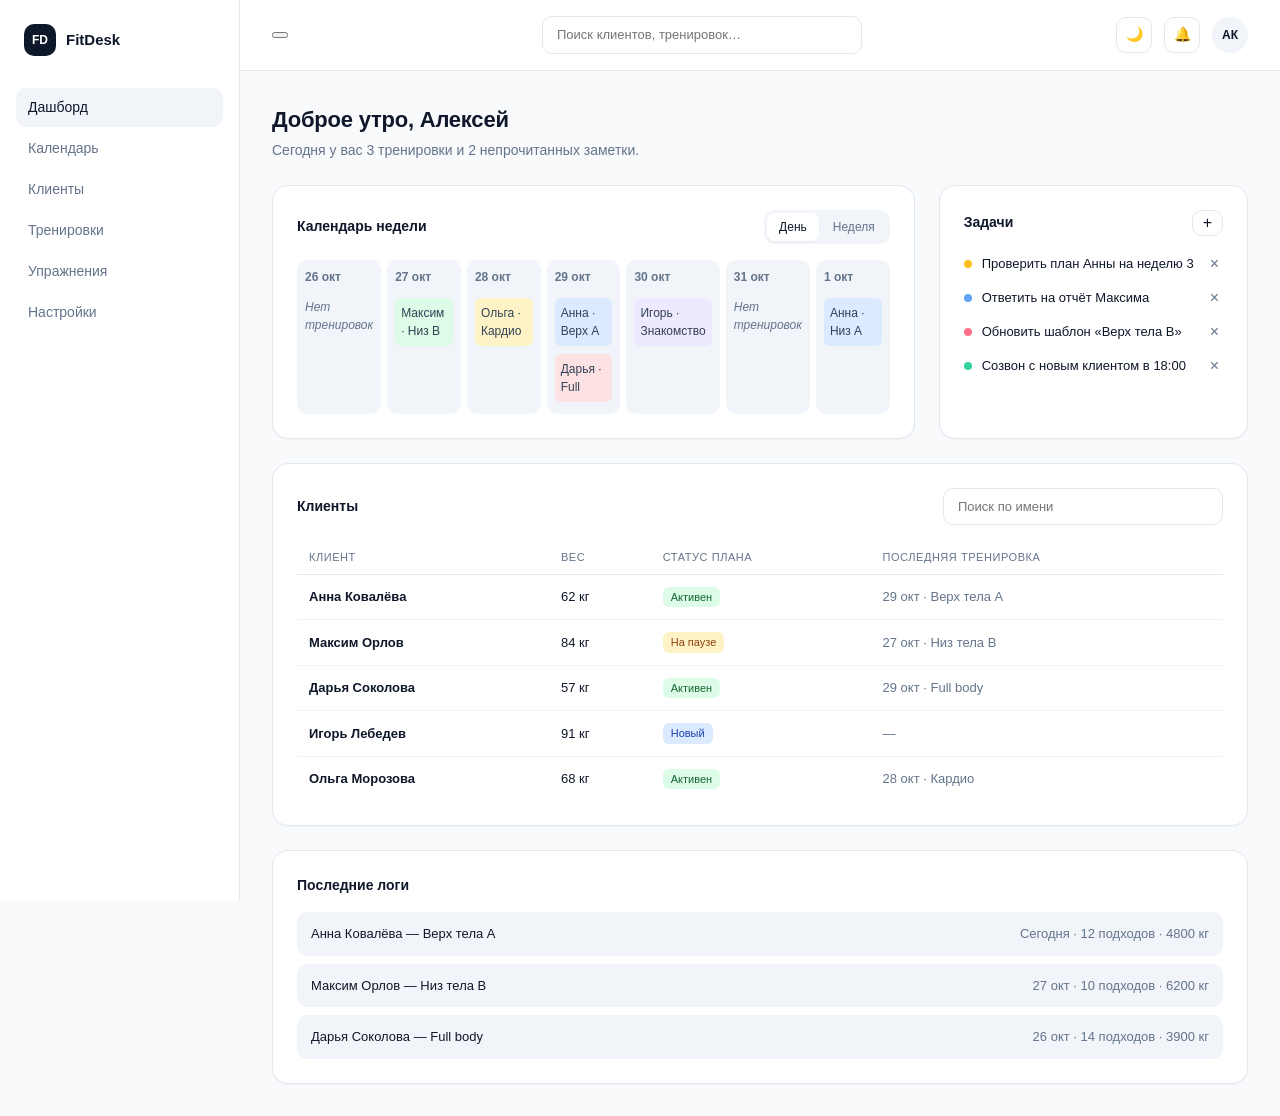
<file: index.html>
<!DOCTYPE html>
<html lang="ru">
<head>
  <meta charset="UTF-8" />
  <meta name="viewport" content="width=device-width, initial-scale=1.0, maximum-scale=1.0, user-scalable=no" />
  <title>FitDesk — Дашборд тренера</title>
  <script>
    (function() {
      const s = JSON.parse(localStorage.getItem("fitSettings"));
      if (s && s[0]) document.documentElement.classList.add("dark-theme");
    })();
  </script>
  <link rel="stylesheet" href="css/styles.css" />
</head>
<body>
  <div class="app">
    <aside class="sidebar">
      <div class="brand"><div class="brand-logo">FD</div><span class="brand-name">FitDesk</span></div>
      <nav class="nav">
        <a class="nav-item is-active" href="index.html">Дашборд</a>
        <a class="nav-item" href="calendar.html">Календарь</a>
        <a class="nav-item" href="clients.html">Клиенты</a>
        <a class="nav-item" href="workout.html">Тренировки</a>
        <a class="nav-item" href="exercises.html">Упражнения</a>
        <a class="nav-item" href="settings.html">Настройки</a>
      </nav>
    </aside>

    <main class="main">
      <header class="topbar">
        <div class="search-wrapper">
          <input type="text" id="globalSearch" class="input" placeholder="Поиск клиентов, тренировок…" style="width: 100%;" autocomplete="off" />
          <div id="searchResults" class="search-results"></div>
        </div>
        <div class="topbar-right">
          <button class="icon-btn" id="themeToggle" title="Переключить тему">🌙</button>
          <button class="icon-btn" aria-label="Уведомления">🔔</button>
          <div class="avatar">АК</div>
        </div>
      </header>

      <section class="page">
        <div class="page-head">
          <h1>Доброе утро, Алексей</h1>
          <p class="muted">Сегодня у вас 3 тренировки и 2 непрочитанных заметки.</p>
        </div>

        <div class="grid grid-12">
          <div class="card span-8">
            <div class="card-head">
              <h2>Календарь недели</h2>
              <div class="seg">
                <button class="seg-btn is-active">День</button>
                <button class="seg-btn">Неделя</button>
              </div>
            </div>
            <div id="calendar" class="calendar"></div>
          </div>

          <div class="card span-4">
            <div class="card-head">
              <h2>Задачи</h2>
              <button class="btn" id="addTaskBtn" style="padding: 4px 10px; font-size: 16px; line-height: 1;">+</button>
            </div>
            <ul class="task-list" id="taskList"></ul>
          </div>
        </div>

        <div class="card">
          <div class="card-head">
            <h2>Клиенты</h2>
            <input class="input" id="clientSearch" placeholder="Поиск по имени" />
          </div>
          <!-- ИСПРАВЛЕНО: Таблица теперь внутри карточки и обернута для скролла -->
          <div class="table-wrapper">
            <table class="table" id="clientsTable">
              <thead>
                <tr>
                  <th>Клиент</th>
                  <th>Вес</th>
                  <th>Статус плана</th>
                  <th>Последняя тренировка</th>
                </tr>
              </thead>
              <tbody></tbody>
            </table>
          </div>
        </div>

        <div class="card">
          <div class="card-head"><h2>Последние логи</h2></div>
          <ul class="log-list" id="logList"></ul>
        </div>
      </section>
    </main>
  </div>
  
  <!-- ИСПРАВЛЕНО: правильный путь к mobile-menu.js -->
  <script src="js/data.js"></script>
  <script src="js/ui.js"></script>
  <script src="js/dashboard.js"></script>
  <script src="js/mobile-menu.js"></script>
</body>
</html>
</file>
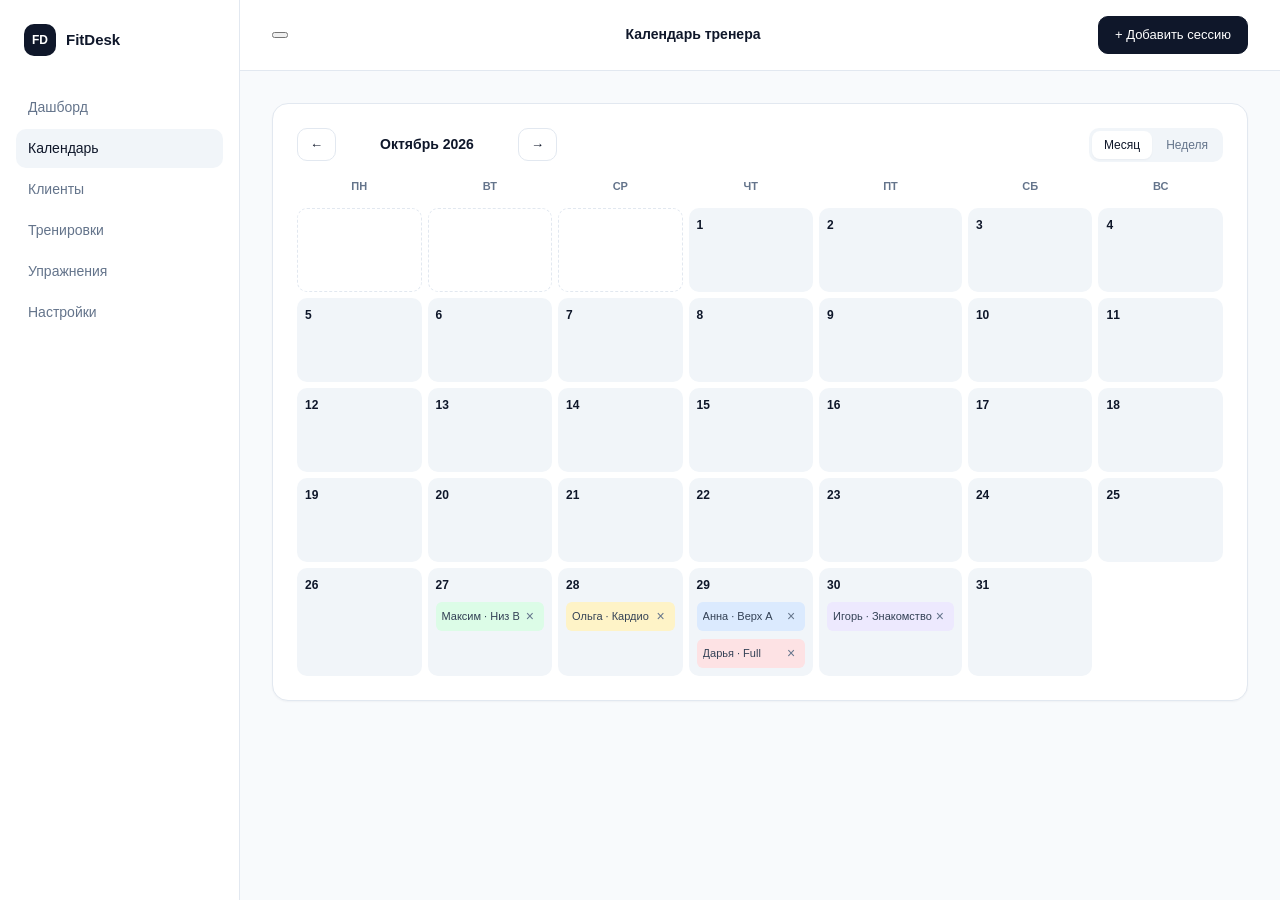
<file: calendar.html>
<!DOCTYPE html>
<html lang="ru">
<head>
  <meta charset="UTF-8" />
  <meta name="viewport" content="width=device-width, initial-scale=1.0, maximum-scale=1.0, user-scalable=no" />
  <title>FitDesk — Календарь</title>
  <script>
    (function() {
      const s = JSON.parse(localStorage.getItem("fitSettings"));
      if (s && s[0]) document.documentElement.classList.add("dark-theme");
    })();
  </script>
  <link rel="stylesheet" href="css/styles.css" />
</head>
<body>
  <div class="app">
    <aside class="sidebar">
      <div class="brand"><div class="brand-logo">FD</div><span class="brand-name">FitDesk</span></div>
      <nav class="nav">
        <a class="nav-item" href="index.html">Дашборд</a>
        <a class="nav-item is-active" href="calendar.html">Календарь</a>
        <a class="nav-item" href="clients.html">Клиенты</a>
        <a class="nav-item" href="workout.html">Тренировки</a>
        <a class="nav-item" href="exercises.html">Упражнения</a>
        <a class="nav-item" href="settings.html">Настройки</a>
      </nav>
    </aside>

    <main class="main">
      <header class="topbar">
        <h2>Календарь тренера</h2>
        <div class="topbar-right">
          <button class="btn btn-primary" id="addSessionBtn">+ Добавить сессию</button>
        </div>
      </header>

      <section class="page">
        <div class="card">
          <div class="card-head">
            <div style="display:flex; align-items:center; gap:16px;">
              <button class="btn" id="prevMonthBtn" style="padding: 6px 12px;">&larr;</button>
              <h2 id="calendarMonthTitle" style="min-width: 150px; text-align: center;">Октябрь 2026</h2>
              <button class="btn" id="nextMonthBtn" style="padding: 6px 12px;">&rarr;</button>
            </div>
            
            <div class="seg" id="viewToggle">
              <button class="seg-btn is-active" data-view="month">Месяц</button>
              <button class="seg-btn" data-view="week">Неделя</button>
            </div>
          </div>
          <div id="calendarContainer"></div>
        </div>
      </section>
    </main>
  </div>
  <!-- ИСПРАВЛЕНО: правильный путь -->
  <script src="js/ui.js"></script>
  <script src="js/data.js"></script>
  <script src="js/calendar.js"></script>
  <script src="js/mobile-menu.js"></script>
</body>
</html>
</file>
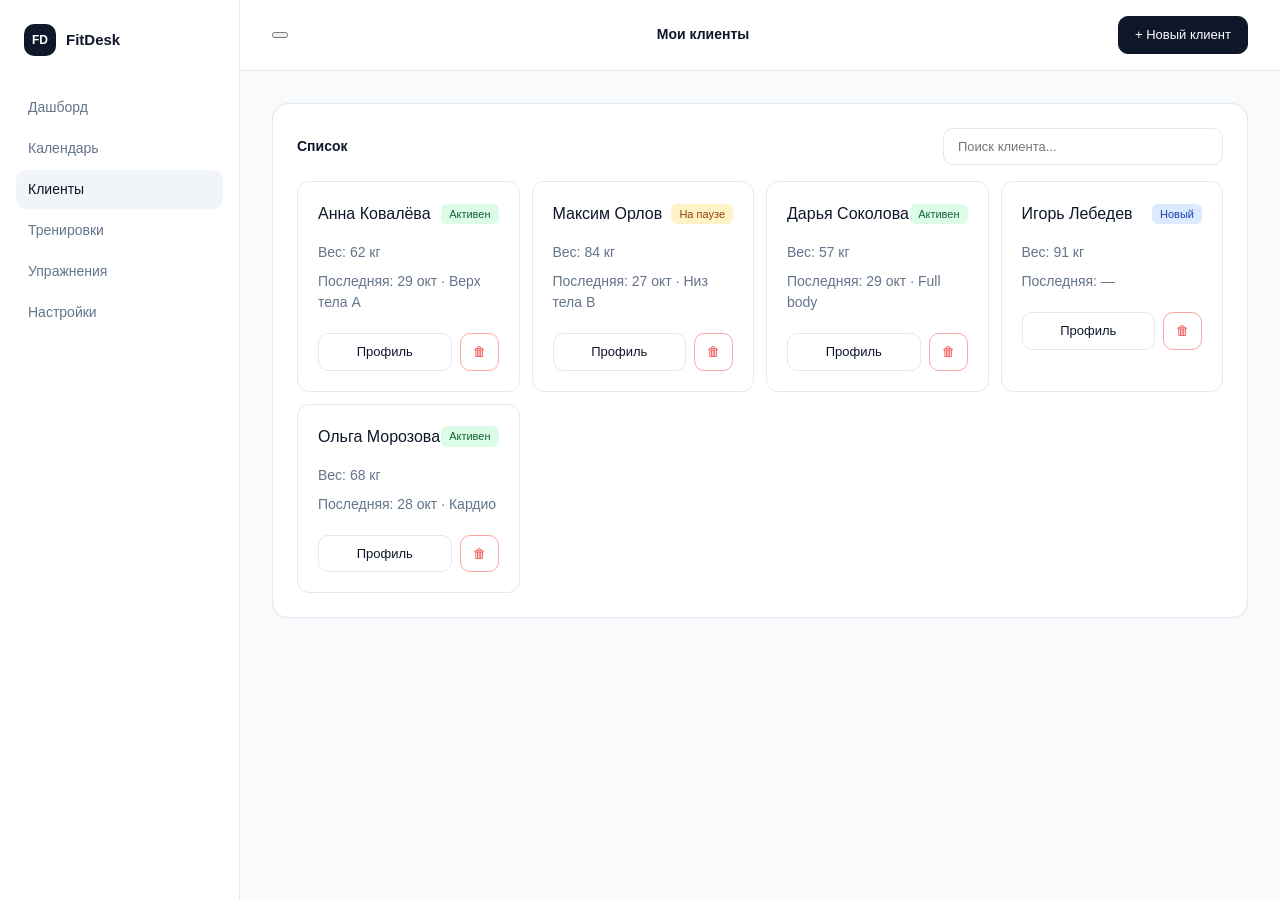
<file: clients.html>
<!DOCTYPE html>
<html lang="ru">
<head>
  <meta charset="UTF-8" />
  <meta name="viewport" content="width=device-width, initial-scale=1.0, maximum-scale=1.0, user-scalable=no" />
  <title>FitDesk — Клиенты</title>
  <script>
    (function() {
      const s = JSON.parse(localStorage.getItem("fitSettings"));
      if (s && s[0]) document.documentElement.classList.add("dark-theme");
    })();
  </script>
  <link rel="stylesheet" href="css/styles.css" />
</head>
<body>
  <div class="app">
    <aside class="sidebar">
      <div class="brand"><div class="brand-logo">FD</div><span class="brand-name">FitDesk</span></div>
      <nav class="nav">
        <a class="nav-item" href="index.html">Дашборд</a>
        <a class="nav-item" href="calendar.html">Календарь</a>
        <a class="nav-item is-active" href="clients.html">Клиенты</a>
        <a class="nav-item" href="workout.html">Тренировки</a>
        <a class="nav-item" href="exercises.html">Упражнения</a>
        <a class="nav-item" href="settings.html">Настройки</a>
      </nav>
    </aside>

    <main class="main">
      <header class="topbar">
        <h2>Мои клиенты</h2>
        <div class="topbar-right">
          <button class="btn btn-primary">+ Новый клиент</button>
        </div>
      </header>

      <section class="page">
        <div class="card">
          <div class="card-head">
            <h2>Список</h2>
            <input class="input" id="clientPageSearch" placeholder="Поиск клиента..." />
          </div>
          <div id="clientsGrid" class="ex-grid"></div>
        </div>
      </section>
    </main>
  </div>
  <!-- ИСПРАВЛЕНО: правильный путь -->
  <script src="js/ui.js"></script>
  <script src="js/data.js"></script>
  <script src="js/clients.js"></script>
  <script src="js/mobile-menu.js"></script>
</body>
</html>
</file>
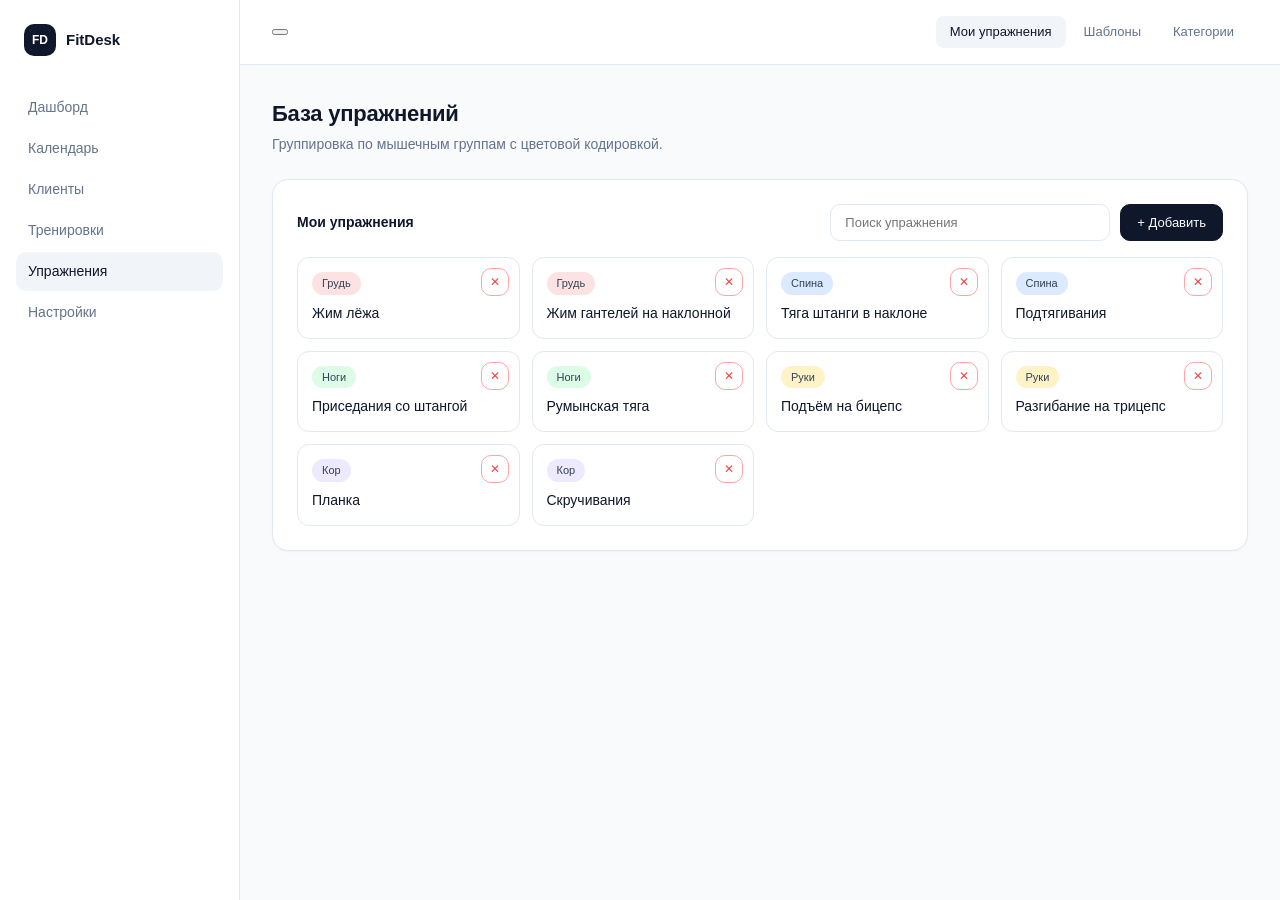
<file: exercises.html>
<!DOCTYPE html>
<html lang="ru">
<head>
  <meta charset="UTF-8" />
  <meta name="viewport" content="width=device-width, initial-scale=1.0, maximum-scale=1.0, user-scalable=no" />
  <title>FitDesk — База упражнений</title>
  <script>
    (function() {
      const s = JSON.parse(localStorage.getItem("fitSettings"));
      if (s && s[0]) document.documentElement.classList.add("dark-theme");
    })();
  </script>
  <link rel="stylesheet" href="css/styles.css" />
</head>
<body>
  <div class="app">
    <aside class="sidebar">
      <div class="brand"><div class="brand-logo">FD</div><span class="brand-name">FitDesk</span></div>
      <nav class="nav">
        <a class="nav-item" href="index.html">Дашборд</a>
        <a class="nav-item" href="calendar.html">Календарь</a>
        <a class="nav-item" href="clients.html">Клиенты</a>
        <a class="nav-item" href="workout.html">Тренировки</a>
        <a class="nav-item is-active" href="exercises.html">Упражнения</a>
        <a class="nav-item" href="settings.html">Настройки</a>
      </nav>
    </aside>

    <main class="main">
      <header class="topbar">
        <div class="tabs" id="exTabs">
          <button class="tab is-active" data-tab="my">Мои упражнения</button>
          <button class="tab" data-tab="templates">Шаблоны</button>
          <button class="tab" data-tab="categories">Категории</button>
        </div>
      </header>

      <section class="page">
        <div class="page-head">
          <h1>База упражнений</h1>
          <p class="muted">Группировка по мышечным группам с цветовой кодировкой.</p>
        </div>

        <div id="tab-my" class="tab-content">
          <div class="card">
            <div class="card-head">
              <h2>Мои упражнения</h2>
              <div style="display:flex; gap:10px;">
                <input class="input" id="exSearch" placeholder="Поиск упражнения" />
                <button class="btn btn-primary" id="addExBtn">+ Добавить</button>
              </div>
            </div>
            <div id="exList" class="ex-grid"></div>
          </div>
        </div>

        <div id="tab-templates" class="tab-content" style="display: none;">
          <div class="card">
            <div class="card-head">
              <h2>Шаблоны тренировок</h2>
              <button class="btn btn-primary" id="addTemplateBtn">+ Новый шаблон</button>
            </div>
            <div id="templateList" style="display:flex; flex-direction:column; gap:12px;"></div>
          </div>
        </div>

        <div id="tab-categories" class="tab-content" style="display: none;">
          <div class="card">
            <div class="card-head">
              <h2>Категории (мышечные группы)</h2>
              <button class="btn btn-primary" id="addCategoryBtn">+ Новая категория</button>
            </div>
            <div id="catList" style="display:flex; flex-direction:column; gap:10px;"></div>
          </div>
        </div>
      </section>
    </main>
  </div>
  <!-- ИСПРАВЛЕНО: правильный путь -->
  <script src="js/data.js"></script>
  <script src="js/ui.js"></script>
  <script src="js/exercises.js"></script>
  <script src="js/mobile-menu.js"></script>
</body>
</html>
</file>
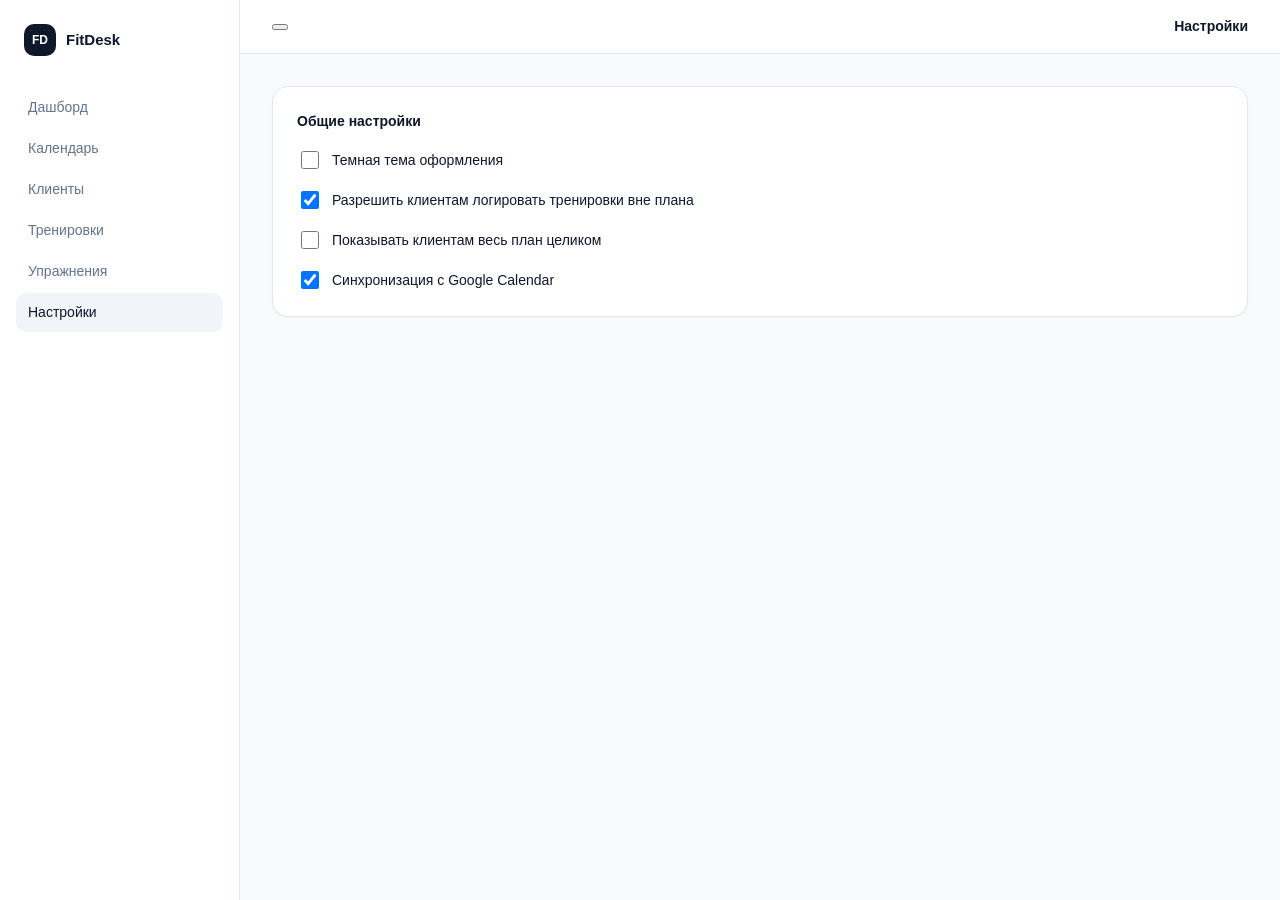
<file: settings.html>
<!DOCTYPE html>
<html lang="ru">
<head>
  <meta charset="UTF-8" />
  <meta name="viewport" content="width=device-width, initial-scale=1.0, maximum-scale=1.0, user-scalable=no" />
  <title>FitDesk — Настройки</title>
  <script>
    (function() {
      const s = JSON.parse(localStorage.getItem("fitSettings"));
      if (s && s[0]) document.documentElement.classList.add("dark-theme");
    })();
  </script>
  <link rel="stylesheet" href="css/styles.css" />
</head>
<body>
  <div class="app">
    <aside class="sidebar">
      <div class="brand"><div class="brand-logo">FD</div><span class="brand-name">FitDesk</span></div>
      <nav class="nav">
        <a class="nav-item" href="index.html">Дашборд</a>
        <a class="nav-item" href="calendar.html">Календарь</a>
        <a class="nav-item" href="clients.html">Клиенты</a>
        <a class="nav-item" href="workout.html">Тренировки</a>
        <a class="nav-item" href="exercises.html">Упражнения</a>
        <a class="nav-item is-active" href="settings.html">Настройки</a>
      </nav>
    </aside>

    <main class="main">
      <header class="topbar">
        <h2>Настройки</h2>
      </header>

      <section class="page">
        <div class="card">
          <div class="card-head"><h2>Общие настройки</h2></div>
          <div style="display:flex; flex-direction:column; gap:16px;">
            <label style="display:flex; align-items:center; gap:10px; font-size:14px; cursor:pointer;">
              <input type="checkbox" style="width:18px; height:18px;" />
              Темная тема оформления
            </label>
            <label style="display:flex; align-items:center; gap:10px; font-size:14px; cursor:pointer;">
              <input type="checkbox" style="width:18px; height:18px;" />
              Разрешить клиентам логировать тренировки вне плана
            </label>
            <label style="display:flex; align-items:center; gap:10px; font-size:14px; cursor:pointer;">
              <input type="checkbox" style="width:18px; height:18px;" />
              Показывать клиентам весь план целиком
            </label>
            <label style="display:flex; align-items:center; gap:10px; font-size:14px; cursor:pointer;">
              <input type="checkbox" style="width:18px; height:18px;" />
              Синхронизация с Google Calendar
            </label>
          </div>
        </div>
      </section>
    </main>
  </div>
  <!-- ИСПРАВЛЕНО: правильный путь -->
  <script src="js/ui.js"></script>
  <script src="js/settings.js"></script>
  <script src="js/mobile-menu.js"></script>
</body>
</html>
</file>
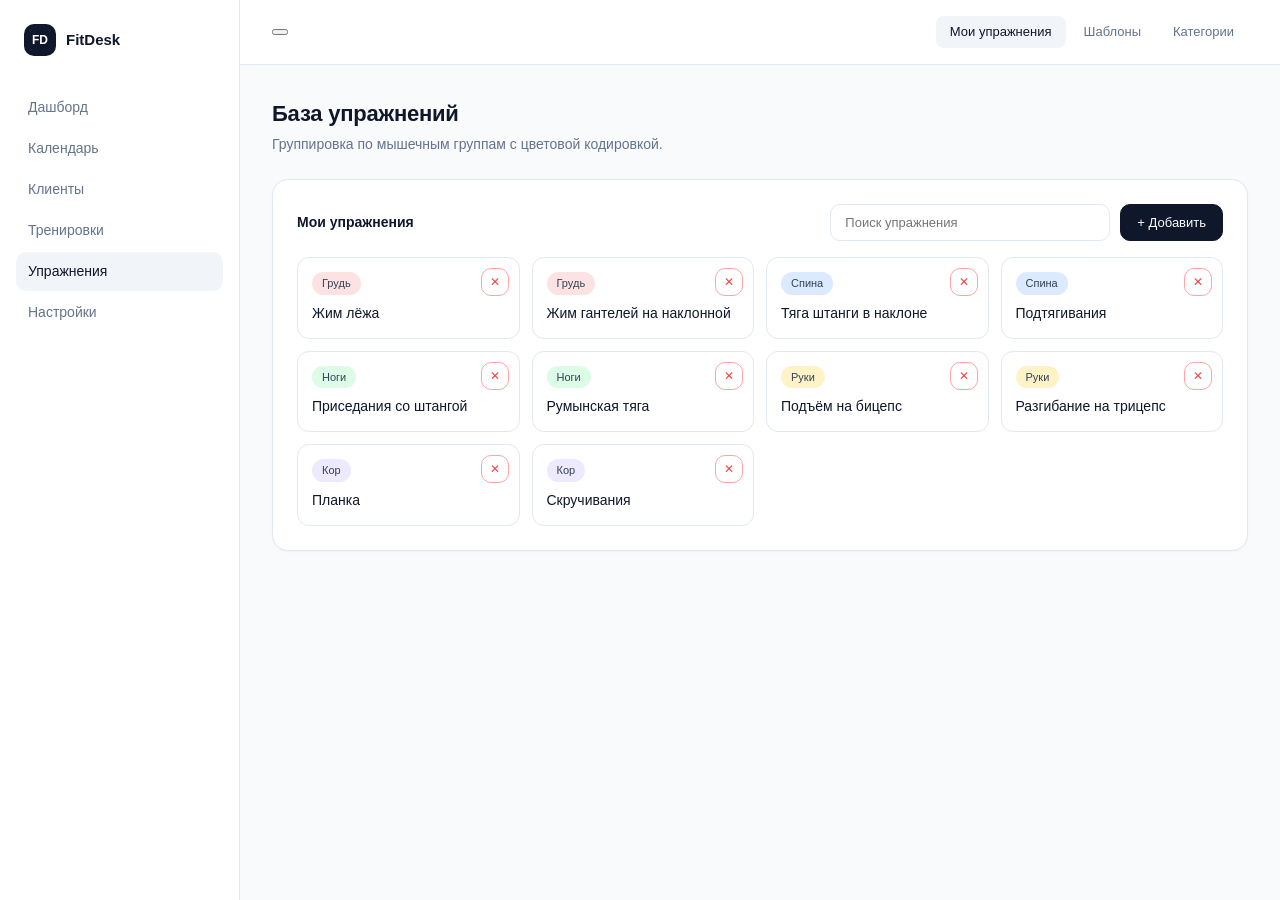
<file: template-editor.html>
<!DOCTYPE html>
<html lang="ru">
<head>
  <meta charset="UTF-8" />
  <meta name="viewport" content="width=device-width, initial-scale=1.0, maximum-scale=1.0, user-scalable=no" />
  <title>FitDesk — Редактор шаблона</title>
  <script>
    (function() {
      const s = JSON.parse(localStorage.getItem("fitSettings"));
      if (s && s[0]) document.documentElement.classList.add("dark-theme");
    })();
  </script>
  <link rel="stylesheet" href="css/styles.css" />
</head>
<body>
  <div class="app">
    <aside class="sidebar">
      <div class="brand"><div class="brand-logo">FD</div><span class="brand-name">FitDesk</span></div>
      <nav class="nav">
        <a class="nav-item" href="index.html">Дашборд</a>
        <a class="nav-item" href="calendar.html">Календарь</a>
        <a class="nav-item" href="clients.html">Клиенты</a>
        <a class="nav-item" href="workout.html">Тренировки</a>
        <a class="nav-item is-active" href="exercises.html">База</a>
        <a class="nav-item" href="settings.html">Настройки</a>
      </nav>
    </aside>

    <main class="main">
      <header class="topbar">
        <div class="breadcrumbs">База / Шаблоны / <span id="breadcrumbTitle">Редактирование</span></div>
        <div class="topbar-right">
          <button class="btn btn-primary" id="saveTemplateBtn">Сохранить шаблон</button>
        </div>
      </header>

      <section class="page">
        <div class="page-head">
          <h1 id="templateTitle">Загрузка...</h1>
          <p class="muted" id="templateDesc">Описание шаблона</p>
        </div>

        <div class="grid grid-12">
          <div class="span-8">
            <div id="exerciseList"></div>
            <button class="btn btn-primary" id="addExToTemplateBtn" style="width:100%; margin-top: 8px;">+ Добавить упражнение из базы</button>
          </div>

          <aside class="span-4">
            <div class="sticky">
              <div class="card">
                <div class="card-head"><h2>Статистика</h2></div>
                <dl class="summary">
                  <div><dt>Подходов</dt><dd id="sumSets">0</dd></div>
                  <div><dt>Упражнений</dt><dd id="sumEx">0</dd></div>
                </dl>
              </div>
            </div>
          </aside>
        </div>
      </section>
    </main>
  </div>
  <!-- ИСПРАВЛЕНО: правильный путь -->
  <script src="js/data.js"></script>
  <script src="js/ui.js"></script>
  <script src="js/template-editor.js"></script>
  <script src="js/mobile-menu.js"></script>
</body>
</html>
</file>
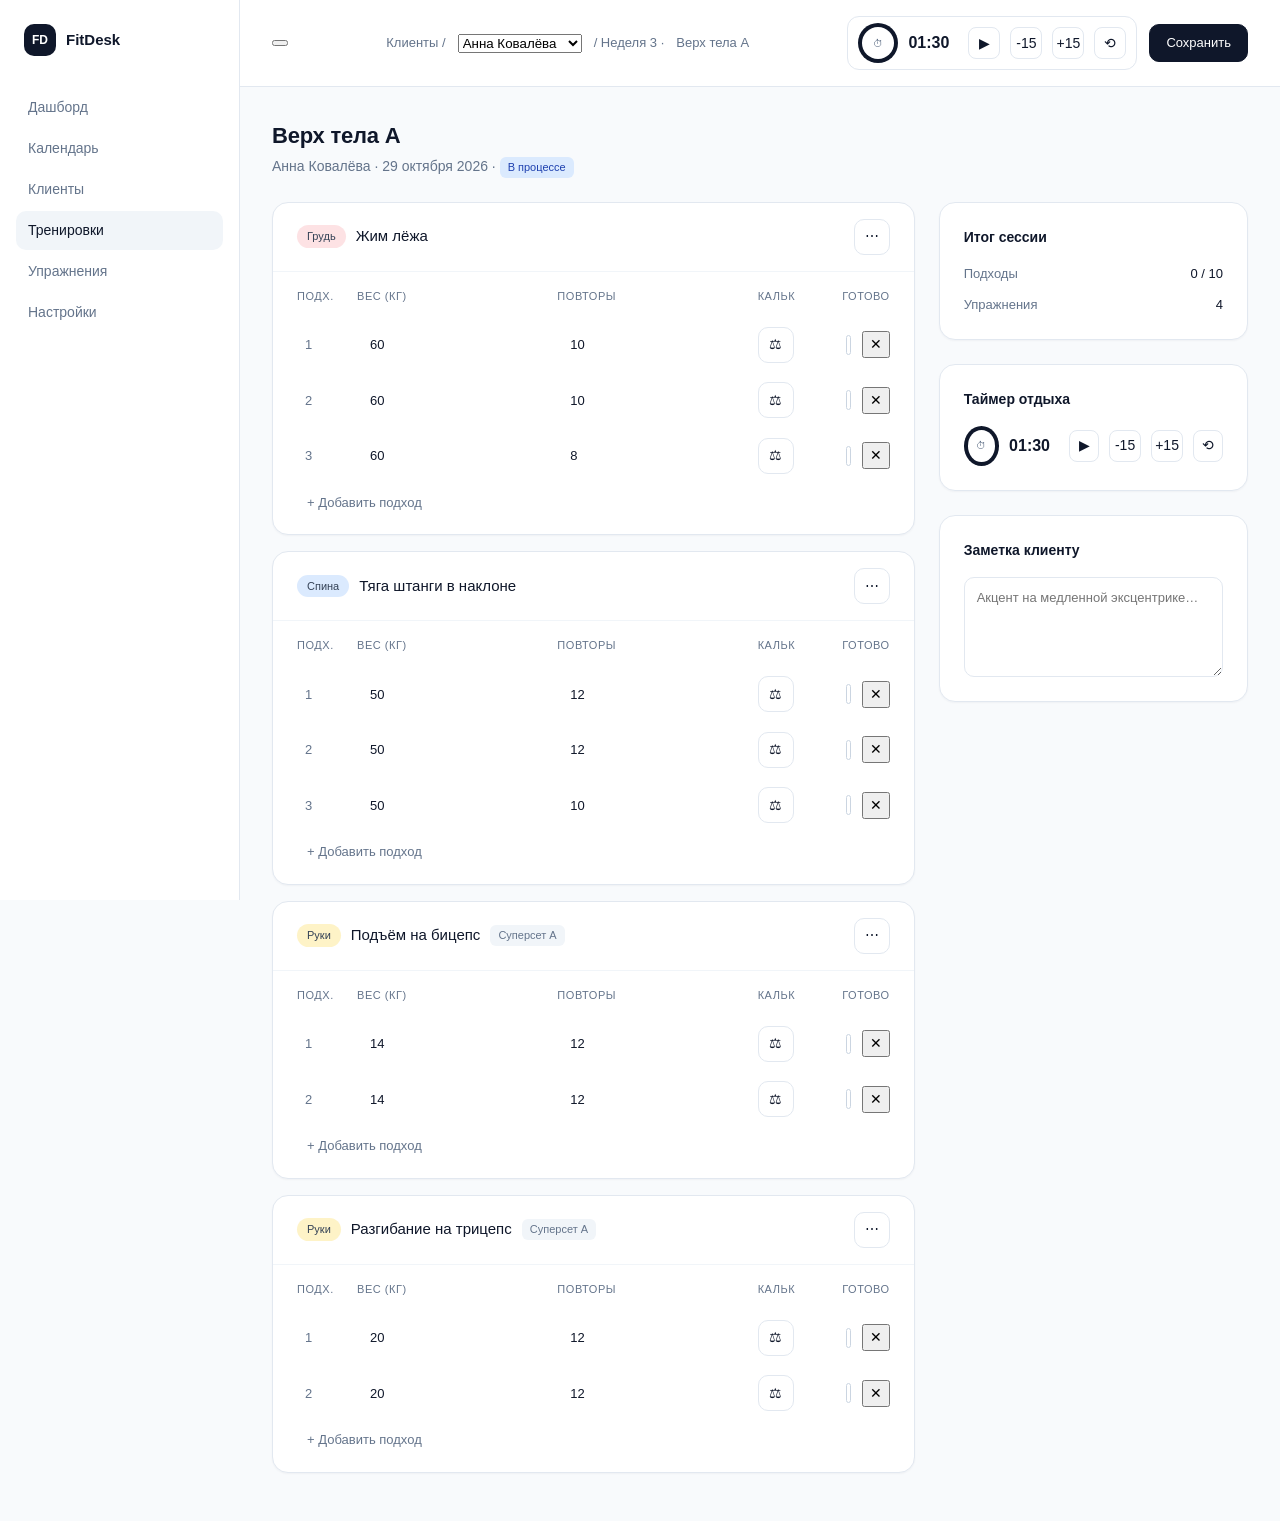
<file: workout.html>
<!DOCTYPE html>
<html lang="ru">
<head>
  <meta charset="UTF-8" />
  <meta name="viewport" content="width=device-width, initial-scale=1.0, maximum-scale=1.0, user-scalable=no" />
  <title>FitDesk — Тренировка</title>
  <script>
    (function() {
      const settings = JSON.parse(localStorage.getItem("fitSettings"));
      if (settings && settings[0]) {
        document.documentElement.classList.add("dark-theme");
      }
    })();
  </script>
  <link rel="stylesheet" href="css/styles.css" />
</head>
<body>
  <div class="app">
    <aside class="sidebar">
      <div class="brand"><div class="brand-logo">FD</div><span class="brand-name">FitDesk</span></div>
      <nav class="nav">
        <a class="nav-item" href="index.html">Дашборд</a>
        <a class="nav-item" href="calendar.html">Календарь</a>
        <a class="nav-item" href="clients.html">Клиенты</a>
        <a class="nav-item is-active" href="workout.html">Тренировки</a>
        <a class="nav-item" href="exercises.html">Упражнения</a>
        <a class="nav-item" href="settings.html">Настройки</a>
      </nav>
    </aside>

    <main class="main">
      <header class="topbar">
        <div class="breadcrumbs" id="breadcrumb" style="display:flex; align-items:center; gap:12px;">
          Клиенты / 
          <select class="client-selector" id="workoutClientSelect"></select>
          / Неделя 3 · <span id="workoutTitleBreadcrumb">Верх тела A</span>
        </div>
        <div class="topbar-right">
          <div id="timerPill" class="timer-pill"></div>
          <button class="btn btn-primary" id="saveWorkoutBtn">Сохранить</button>
        </div>
      </header>

      <section class="page">
        <div class="page-head">
          <h1 id="workoutTitle">Верх тела A</h1>
          <p class="muted" id="workoutMeta">Загрузка...</p>
        </div>

        <div class="grid grid-12">
          <div class="span-8" id="exerciseList"></div>

          <aside class="span-4">
            <div class="sticky">
              <div class="card">
                <div class="card-head"><h2>Итог сессии</h2></div>
                <dl class="summary">
                  <div><dt>Подходы</dt><dd id="sumSets">0 / 0</dd></div>
                  <div><dt>Упражнения</dt><dd id="sumEx">0</dd></div>
                </dl>
              </div>

              <div class="card">
                <div class="card-head"><h2>Таймер отдыха</h2></div>
                <div id="restTimerCard"></div>
              </div>

              <div class="card">
                <div class="card-head"><h2>Заметка клиенту</h2></div>
                <textarea class="textarea" id="clientNote" rows="4" placeholder="Акцент на медленной эксцентрике…"></textarea>
              </div>
            </div>
          </aside>
        </div>
      </section>
    </main>
  </div>
  <!-- ИСПРАВЛЕНО: правильный путь -->
  <script src="js/data.js"></script>
  <script src="js/ui.js"></script>
  <script src="js/workout.js"></script>
  <script src="js/mobile-menu.js"></script>
</body>
</html>
</file>
<file: css/styles.css>
:root {
  --bg: #f8fafc;
  --surface: #ffffff;
  --border: #e2e8f0;
  --text: #0f172a;
  --muted: #64748b;
  --subtle: #f1f5f9;
  --accent: #0f172a;
  --shadow: 0 1px 2px rgba(15, 23, 42, 0.04);
  --radius: 16px;
  --gap: 24px;
}

html.dark-theme, body.dark-theme {
  --bg: #0f172a;
  --surface: #1e293b;
  --border: #334155;
  --text: #f8fafc;
  --muted: #94a3b8;
  --subtle: #334155;
  --accent: #3b82f6;
}

* { box-sizing: border-box; }
html, body { margin: 0; padding: 0; }
body {
  font-family: -apple-system, BlinkMacSystemFont, "Segoe UI", Roboto, sans-serif;
  background: var(--bg);
  color: var(--text);
  font-size: 14px;
  line-height: 1.5;
  -webkit-font-smoothing: antialiased;
  transition: background 0.3s, color 0.3s;
}
h1, h2, h3 { margin: 0; font-weight: 600; }
h1 { font-size: 22px; letter-spacing: -0.01em; }
h2 { font-size: 14px; font-weight: 600; }
button { font: inherit; cursor: pointer; }
input, textarea { font: inherit; background: transparent; color: var(--text); }

/* Layout */
.app { display: grid; grid-template-columns: 240px 1fr; min-height: 100vh; }

.sidebar {
  background: var(--surface);
  border-right: 1px solid var(--border);
  padding: 24px 16px;
  display: flex; flex-direction: column; gap: 32px;
  position: sticky; top: 0; height: 100vh;
  transition: background 0.3s;
}
.brand { display: flex; align-items: center; gap: 10px; padding: 0 8px; }
.brand-logo {
  width: 32px; height: 32px; border-radius: 10px;
  background: var(--accent); color: #fff;
  display: grid; place-items: center;
  font-size: 12px; font-weight: 700;
}
.brand-name { font-weight: 600; font-size: 15px; }
.nav { display: flex; flex-direction: column; gap: 2px; }
.nav-item {
  padding: 9px 12px; border-radius: 10px;
  color: var(--muted); text-decoration: none; font-size: 14px;
  transition: background .15s;
}
.nav-item:hover { background: var(--subtle); color: var(--text); }
.nav-item.is-active { background: var(--subtle); color: var(--text); font-weight: 500; }

.main { display: flex; flex-direction: column; min-width: 0; }
.topbar {
  display: flex; align-items: center; justify-content: space-between;
  padding: 16px 32px; border-bottom: 1px solid var(--border);
  background: var(--surface); backdrop-filter: blur(8px);
  position: sticky; top: 0; z-index: 10;
}
.input {
  width: 280px; padding: 8px 14px; border-radius: 10px;
  border: 1px solid var(--border); background: var(--surface);
  font-size: 13px; color: var(--text); outline: none;
}
.input:focus { border-color: #94a3b8; }
.topbar-right { display: flex; align-items: center; gap: 12px; }
.icon-btn {
  width: 36px; height: 36px; border-radius: 10px; border: 1px solid var(--border);
  background: var(--surface); display: grid; place-items: center; color: var(--text);
}
.avatar {
  width: 36px; height: 36px; border-radius: 50%;
  background: var(--subtle); display: grid; place-items: center;
  font-size: 12px; font-weight: 600; color: var(--text);
}
.breadcrumbs { color: var(--muted); font-size: 13px; }

.page { padding: 32px; display: flex; flex-direction: column; gap: 24px; }
.page-head { display: flex; flex-direction: column; gap: 4px; }
.muted { color: var(--muted); margin: 0; }

/* Grid */
.grid-12 { display: grid; grid-template-columns: repeat(12, 1fr); gap: var(--gap); }
.span-8 { grid-column: span 8; }
.span-4 { grid-column: span 4; }
@media (max-width: 1100px) {
  .span-8, .span-4 { grid-column: span 12; }
}

/* Cards */
.card {
  background: var(--surface); border: 1px solid var(--border);
  border-radius: var(--radius); box-shadow: var(--shadow);
  padding: 24px; display: flex; flex-direction: column; gap: 16px;
  transition: background 0.3s;
}
.card-head { display: flex; align-items: center; justify-content: space-between; gap: 12px; }

/* Segmented */
.seg { display: flex; gap: 2px; padding: 3px; background: var(--subtle); border-radius: 10px; }
.seg-btn {
  padding: 5px 12px; border: 0; background: transparent; border-radius: 8px;
  color: var(--muted); font-size: 12px;
}
.seg-btn.is-active { background: var(--surface); color: var(--text); box-shadow: var(--shadow); }

/* Calendar */
.calendar { display: grid; grid-template-columns: repeat(7, 1fr); gap: 6px; }
.cal-day {
  min-height: 84px; padding: 8px; border-radius: 10px;
  background: var(--subtle); display: flex; flex-direction: column; gap: 4px;
  font-size: 12px;
}
.cal-day .num { color: var(--muted); font-weight: 500; }
.chip {
  font-size: 11px; padding: 2px 6px; border-radius: 6px; color: #334155;
}

/* Tasks */
.task-list { list-style: none; margin: 0; padding: 0; display: flex; flex-direction: column; gap: 10px; }
.task { display: flex; align-items: center; gap: 10px; font-size: 13px; color: var(--text); }
.dot { width: 8px; height: 8px; border-radius: 50%; }
.dot-amber { background: #fbbf24; }
.dot-blue { background: #60a5fa; }
.dot-rose { background: #fb7185; }
.dot-green { background: #34d399; }

/* Table */
.table { width: 100%; border-collapse: collapse; font-size: 13px; }
.table th {
  text-align: left; padding: 8px 12px; color: var(--muted);
  font-weight: 500; font-size: 11px; text-transform: uppercase; letter-spacing: .05em;
  border-bottom: 1px solid var(--border);
}
.table td { padding: 12px; border-bottom: 1px solid var(--subtle); }
.table tr:last-child td { border-bottom: 0; }

/* Logs */
.log-list { list-style: none; margin: 0; padding: 0; display: flex; flex-direction: column; gap: 8px; }
.log-list li {
  padding: 12px 14px; border-radius: 10px; background: var(--subtle);
  display: flex; justify-content: space-between; font-size: 13px;
}

/* Badges */
.badge { display: inline-block; padding: 2px 8px; border-radius: 6px; font-size: 11px; font-weight: 500; }
.badge-blue { background: #dbeafe; color: #1e40af; }
.badge-green { background: #dcfce7; color: #166534; }
.badge-amber { background: #fef3c7; color: #92400e; }
.badge-gray { background: var(--subtle); color: var(--muted); }

/* Buttons */
.btn {
  padding: 8px 16px; border-radius: 10px; border: 1px solid var(--border);
  background: var(--surface); color: var(--text); font-size: 13px;
}
.btn-primary { background: var(--accent); color: #fff; border-color: var(--accent); }

/* Exercise cards */
.ex-card {
  background: var(--surface); border: 1px solid var(--border);
  border-radius: var(--radius); box-shadow: var(--shadow);
  display: flex; flex-direction: column; margin-bottom: 16px;
}
.ex-head {
  display: flex; align-items: center; justify-content: space-between;
  padding: 16px 24px; border-bottom: 1px solid var(--subtle);
}
.ex-head-left { display: flex; align-items: center; gap: 10px; }
.ex-title { font-size: 15px; font-weight: 500; }
.pill {
  display: inline-block; padding: 3px 10px; border-radius: 999px;
  font-size: 11px; font-weight: 500; color: #334155;
}
.ex-cols {
  display: grid; grid-template-columns: 48px 1fr 1fr 72px 48px;
  gap: 12px; padding: 16px 24px 8px;
  font-size: 11px; text-transform: uppercase; letter-spacing: .05em;
  color: var(--muted); font-weight: 500;
}
.ex-cols span:last-child { text-align: right; }
.ex-rows { padding: 8px 16px 16px; display: flex; flex-direction: column; gap: 6px; }
.set-row {
  display: grid; grid-template-columns: 48px 1fr 1fr 72px 48px;
  gap: 12px; align-items: center; padding: 6px 8px; border-radius: 10px;
  transition: background .15s;
}
.set-row:hover { background: var(--subtle); }
.set-row.is-done { background: var(--subtle); }
.set-num { color: var(--muted); font-size: 13px; padding-left: 8px; font-variant-numeric: tabular-nums; }
.set-input {
  width: 100%; padding: 8px 12px; border-radius: 8px;
  border: 1px solid transparent; background: transparent;
  font-size: 13px; color: var(--text); outline: none;
}
.set-input:hover { border-color: var(--border); }
.set-input:focus { border-color: #94a3b8; background: var(--surface); }
.set-check {
  width: 20px; height: 20px; border-radius: 6px; border: 1px solid #cbd5e1;
  appearance: none; cursor: pointer; justify-self: end; position: relative;
  background: var(--surface);
}
.set-check:checked { background: var(--accent); border-color: var(--accent); }
.set-check:checked::after {
  content: ""; position: absolute; inset: 0;
  background: url("data:image/svg+xml;utf8,<svg xmlns='http://www.w3.org/2000/svg' viewBox='0 0 20 20' fill='white'><path d='M7.5 13.5l-3-3 1.4-1.4 1.6 1.6 5-5L14 7z'/></svg>") center/12px no-repeat;
}
.add-set {
  margin-left: 8px; padding: 6px 10px; border: 0; background: transparent;
  color: var(--muted); font-size: 13px; border-radius: 8px; align-self: flex-start;
}
.add-set:hover { background: var(--subtle); color: var(--text); }

/* Timer */
.timer-pill {
  display: flex; align-items: center; gap: 8px;
  padding: 6px 10px; border-radius: 12px;
  border: 1px solid var(--border); background: var(--surface);
  font-variant-numeric: tabular-nums; font-size: 13px;
}
.timer-pill button, .rest-timer button {
  width: 32px; height: 32px; border-radius: 8px;
  border: 1px solid var(--border);
  background: var(--surface); display: inline-flex; align-items: center; justify-content: center;
  color: var(--text); font-size: 14px; font-weight: 500;
  transition: background 0.2s;
}
.timer-pill button:hover, .rest-timer button:hover { background: var(--subtle); }

/* Rest timer card */
.rest-timer { display: flex; align-items: center; gap: 10px; font-variant-numeric: tabular-nums; }
.rest-ring {
  width: 40px; height: 40px; border-radius: 50%;
  background: conic-gradient(var(--accent) 0deg, var(--subtle) 0deg);
  display: grid; place-items: center; position: relative;
}
.rest-ring::before {
  content: ""; position: absolute; inset: 4px; border-radius: 50%; background: var(--surface);
}
.rest-ring span { position: relative; font-size: 10px; color: var(--muted); }

/* Summary */
.summary { margin: 0; display: flex; flex-direction: column; gap: 12px; }
.summary div { display: flex; justify-content: space-between; font-size: 13px; }
.summary dt { color: var(--muted); margin: 0; }
.summary dd { margin: 0; font-variant-numeric: tabular-nums; }

/* Textarea */
.textarea {
  width: 100%; padding: 10px 12px; border-radius: 10px;
  border: 1px solid var(--border); font-size: 13px; resize: vertical; outline: none;
  background: var(--surface); color: var(--text);
}
.textarea:focus { border-color: #94a3b8; }

/* Sticky */
.sticky { position: sticky; top: 88px; display: flex; flex-direction: column; gap: 24px; }

/* Tabs */
.tabs { display: flex; gap: 4px; }
.tab {
  padding: 6px 14px; border-radius: 8px; border: 0; background: transparent;
  color: var(--muted); font-size: 13px;
}
.tab.is-active { background: var(--subtle); color: var(--text); font-weight: 500; }

/* Exercise library grid */
.ex-grid { display: grid; grid-template-columns: repeat(auto-fill, minmax(220px, 1fr)); gap: 12px; }
.ex-tile {
  border: 1px solid var(--border); border-radius: 12px; padding: 14px;
  display: flex; flex-direction: column; gap: 8px; background: var(--surface);
}
.ex-tile h3 { font-size: 14px; font-weight: 500; }
.cat-list { display: flex; flex-wrap: wrap; gap: 8px; }
.cat-pill {
  display: inline-flex; align-items: center; gap: 8px;
  padding: 6px 12px; border-radius: 999px; font-size: 12px; color: #334155;
}

/* Modal */
.modal-overlay {
  position: fixed; inset: 0; background: rgba(15, 23, 42, 0.4);
  display: none; align-items: center; justify-content: center; z-index: 1000;
  backdrop-filter: blur(2px);
}
.modal-overlay.is-open { display: flex; }
.modal {
  background: var(--surface); border-radius: var(--radius); width: 100%; max-width: 480px;
  box-shadow: 0 20px 40px rgba(15, 23, 42, 0.1); padding: 24px;
  animation: modalIn 0.2s ease-out; color: var(--text);
}
@keyframes modalIn { from { transform: scale(0.95); opacity: 0; } to { transform: scale(1); opacity: 1; } }
.modal-head { display: flex; justify-content: space-between; align-items: center; margin-bottom: 16px; }
.modal-head h2 { font-size: 18px; }
.modal-close { background: none; border: none; font-size: 20px; color: var(--muted); cursor: pointer; }
.modal-body { display: flex; flex-direction: column; gap: 14px; }
.modal-footer { display: flex; justify-content: flex-end; gap: 10px; margin-top: 20px; }
.form-group { display: flex; flex-direction: column; gap: 6px; }
.form-group label { font-size: 13px; font-weight: 500; color: var(--text); }

/* Toast */
#toast-container { position: fixed; bottom: 24px; right: 24px; display: flex; flex-direction: column; gap: 10px; z-index: 2000; }
.toast {
  background: var(--accent); color: #fff; padding: 12px 20px; border-radius: 10px;
  font-size: 14px; box-shadow: 0 4px 12px rgba(0,0,0,0.15);
  animation: slideIn 0.3s ease-out; display: flex; align-items: center; gap: 10px;
}
@keyframes slideIn { from { transform: translateX(100%); opacity: 0; } to { transform: translateX(0); opacity: 1; } }

/* Поиск */
.search-wrapper { position: relative; width: 320px; }
.search-results {
  position: absolute; top: calc(100% + 8px); left: 0; right: 0;
  background: var(--surface); border: 1px solid var(--border);
  border-radius: 12px; box-shadow: 0 10px 25px rgba(15, 23, 42, 0.08);
  padding: 6px; z-index: 100; display: none; max-height: 300px; overflow-y: auto;
}
.search-results.is-open { display: block; }
.search-group-title { font-size: 11px; text-transform: uppercase; color: var(--muted); font-weight: 600; padding: 8px 10px 4px; letter-spacing: 0.05em; }
.search-item { padding: 10px; border-radius: 8px; cursor: pointer; display: flex; justify-content: space-between; align-items: center; font-size: 13px; color: var(--text); transition: background 0.15s; }
.search-item:hover { background: var(--subtle); }
.search-item .sub { font-size: 11px; color: var(--muted); }
.search-empty { padding: 16px; text-align: center; font-size: 13px; color: var(--muted); }

/* Календарь неделя */
.cal-week-mode { display: flex; flex-direction: column; gap: 8px; }
.cal-week-day {
  display: flex; border: 1px solid var(--border); border-radius: 12px;
  background: var(--surface); min-height: 80px; overflow: hidden;
}
.cal-week-date {
  width: 80px; background: var(--subtle); border-right: 1px solid var(--border);
  display: flex; flex-direction: column; align-items: center; justify-content: center;
  padding: 10px; font-size: 12px; color: var(--muted);
}
.cal-week-date strong { font-size: 20px; color: var(--text); margin-bottom: 2px; }
.cal-week-events { flex: 1; padding: 10px; display: flex; flex-direction: column; gap: 6px; }

/* =========================================
   АДАПТАЦИЯ ПОД МОБИЛЬНЫЕ (с новым Хедером)
   ========================================= */
@media (max-width: 768px) {
  .app { display: block; padding-bottom: 0; }

  /* --- НОВАЯ МОБИЛЬНАЯ ШАПКА --- */
  .topbar {
    position: sticky;
    top: 0;
    z-index: 100;
    display: flex;
    flex-direction: row; /* В одну строку */
    align-items: center;
    justify-content: space-between;
    padding: 12px 16px;
    background: var(--surface);
    border-bottom: 1px solid var(--border);
    box-shadow: 0 2px 10px rgba(0,0,0,0.02);
  }

  /* Прячем боковое меню */
  .sidebar {
    position: fixed;
    top: 0;
    left: -100%; /* Сдвинуто влево за экран */
    width: 260px;
    height: 100vh;
    z-index: 2000;
    background: var(--surface);
    box-shadow: 5px 0 25px rgba(0,0,0,0.1);
    transition: left 0.3s ease;
    padding: 24px 16px;
    display: flex;
    flex-direction: column;
    gap: 16px;
    border-right: 1px solid var(--border);
  }
  /* Класс для открытого меню */
  .sidebar.is-open {
    left: 0;
  }

  /* Кнопка бургера (Добавим её через JS) */
  .mobile-menu-btn {
    display: flex;
    flex-direction: column;
    justify-content: center;
    gap: 4px;
    width: 36px;
    height: 36px;
    background: transparent;
    border: none;
    cursor: pointer;
    padding: 0;
  }
  .mobile-menu-btn span {
    display: block;
    width: 24px;
    height: 2px;
    background: var(--text);
    border-radius: 2px;
    transition: 0.3s;
  }
  
  /* Заголовок в шапке */
  .topbar h2, .topbar .breadcrumbs {
    font-size: 16px;
    font-weight: 600;
    margin: 0;
    flex: 1;
    text-align: center;
    white-space: nowrap;
    overflow: hidden;
    text-overflow: ellipsis;
    max-width: 50%;
  }

  /* Правая часть шапки */
  .topbar-right {
    display: flex;
    align-items: center;
    gap: 8px;
  }

  /* Если в шапке есть поиск, делаем его на всю ширину под шапкой */
  .search-wrapper { width: 100%; margin-top: 8px; order: 3; }
  .topbar { flex-wrap: wrap; }

  /* Переопределяем кнопку "Добавить сессию" (чтобы не занимала всю ширину) */
  #addSessionBtn { width: auto; margin: 0; font-size: 12px; padding: 8px 12px; }

  /* --- КОНТЕНТ --- */
  .page { padding: 16px; gap: 16px; }
  h1 { font-size: 22px; }
  .grid-12 { grid-template-columns: 1fr !important; gap: 16px; }
  .span-8, .span-4 { grid-column: span 1 !important; }
  .card { padding: 16px; }

  /* КАЛЕНДАРЬ */
  .card-head { flex-direction: column; align-items: flex-start; gap: 12px; }
  .card-head > div { width: 100%; justify-content: space-between; }
  .card-head .seg { width: 100%; }
  .card-head .seg-btn { flex: 1; }

  .calendar, #calendar {
    display: grid !important;
    grid-template-columns: repeat(7, 1fr) !important;
    gap: 4px !important;
    width: 100%;
    overflow: hidden;
  }
  .cal-day { min-height: 75px !important; padding: 4px !important; font-size: 10px; overflow: hidden; }
  .cal-day .num { font-size: 12px; margin-bottom: 2px; }
  .chip {
    font-size: 9px !important; padding: 3px 4px !important; margin-top: 2px !important;
    white-space: nowrap; overflow: hidden; text-overflow: ellipsis; display: block;
  }
  .del-session { display: none !important; } /* Скрываем крестик на мобилке */

  /* ТРЕНИРОВКИ */
  .ex-cols { display: none; }
  .set-row {
    grid-template-columns: 24px 1fr 1fr 44px 44px !important;
    gap: 6px !important; padding: 8px 4px !important;
  }
  .set-input { padding: 8px 4px !important; font-size: 14px !important; text-align: center; }
  .set-check { width: 22px !important; height: 22px !important; margin: 0 auto; }
  .del-set-btn { font-size: 18px !important; padding: 4px !important; color: #ef4444; }

  /* ТАБЛИЦА КЛИЕНТОВ */
  .table-wrapper { overflow-x: auto; width: 100%; }
  .table { min-width: 400px; }
  
  /* Затемнение фона при открытом меню */
  .mobile-overlay {
    position: fixed;
    inset: 0;
    background: rgba(0,0,0,0.5);
    z-index: 1500;
    display: none;
    backdrop-filter: blur(2px);
  }
  .mobile-overlay.is-open {
    display: block;
  }
}
</file>
